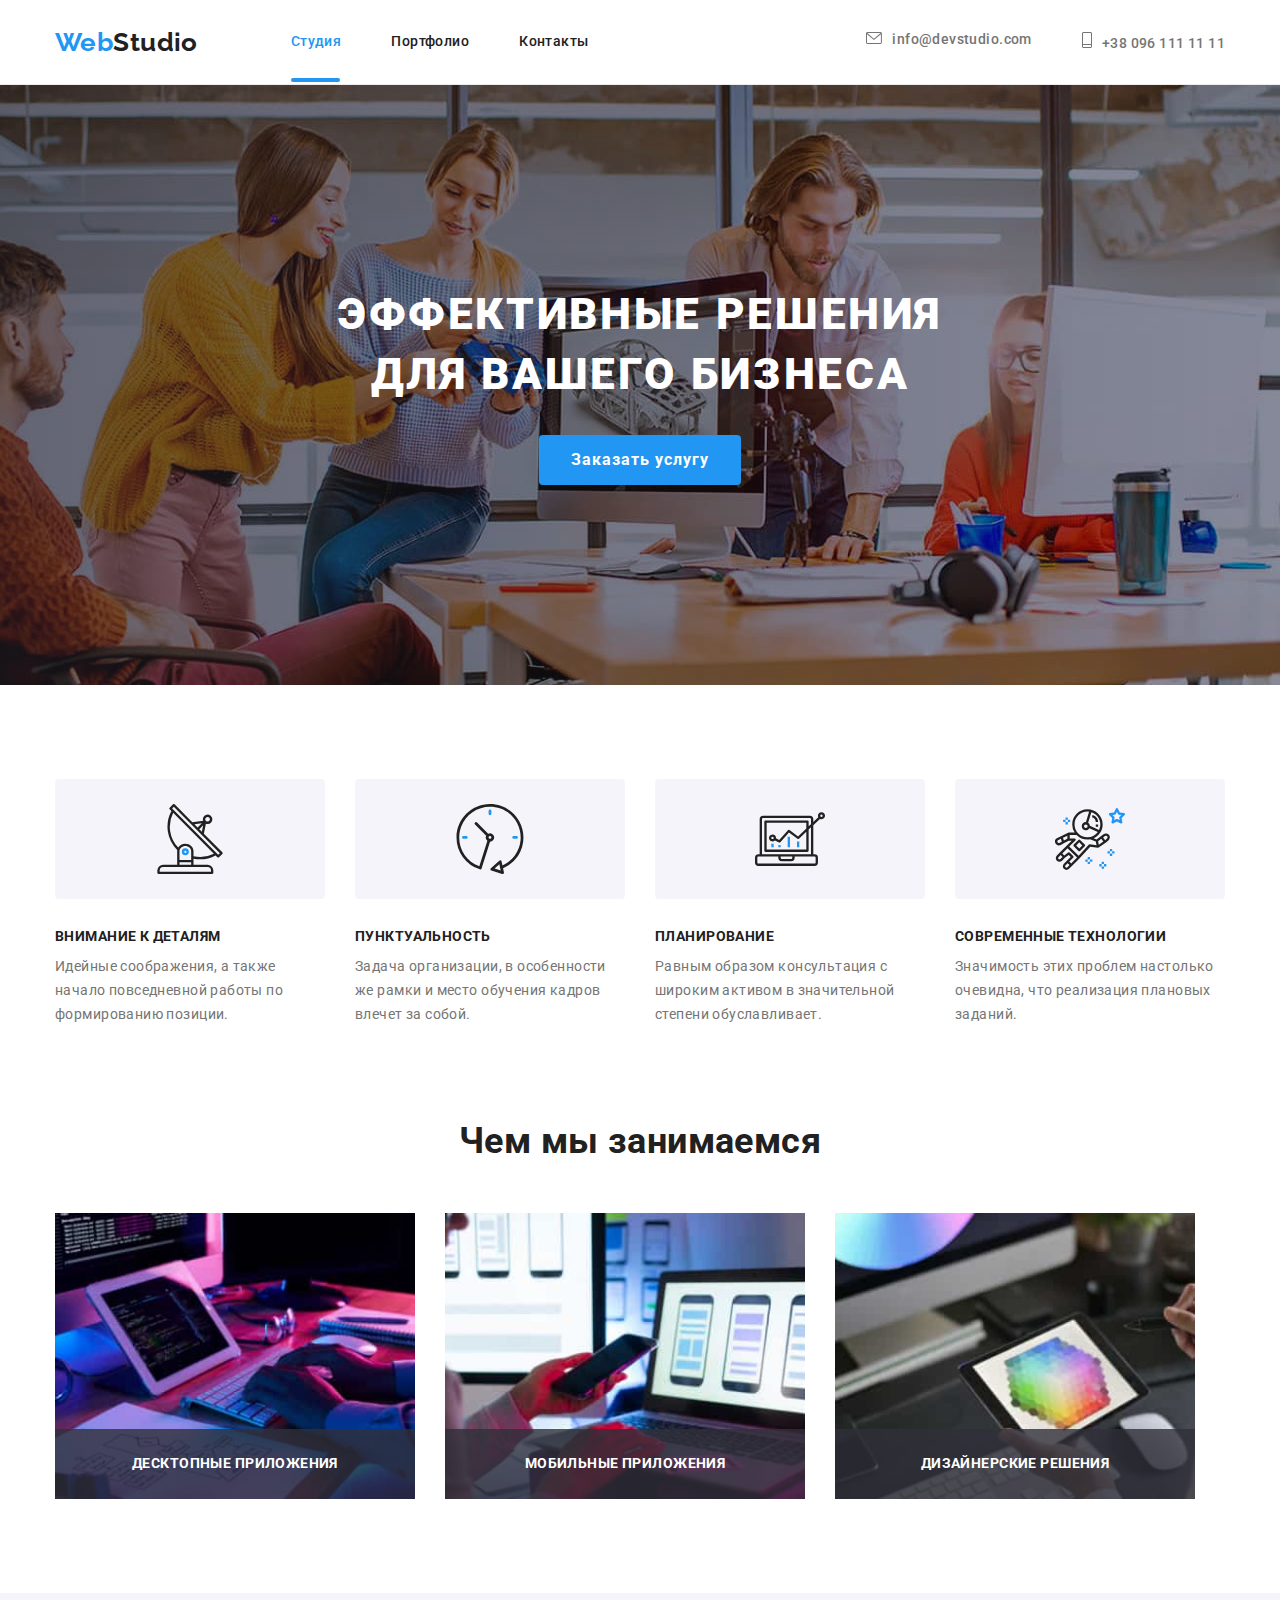
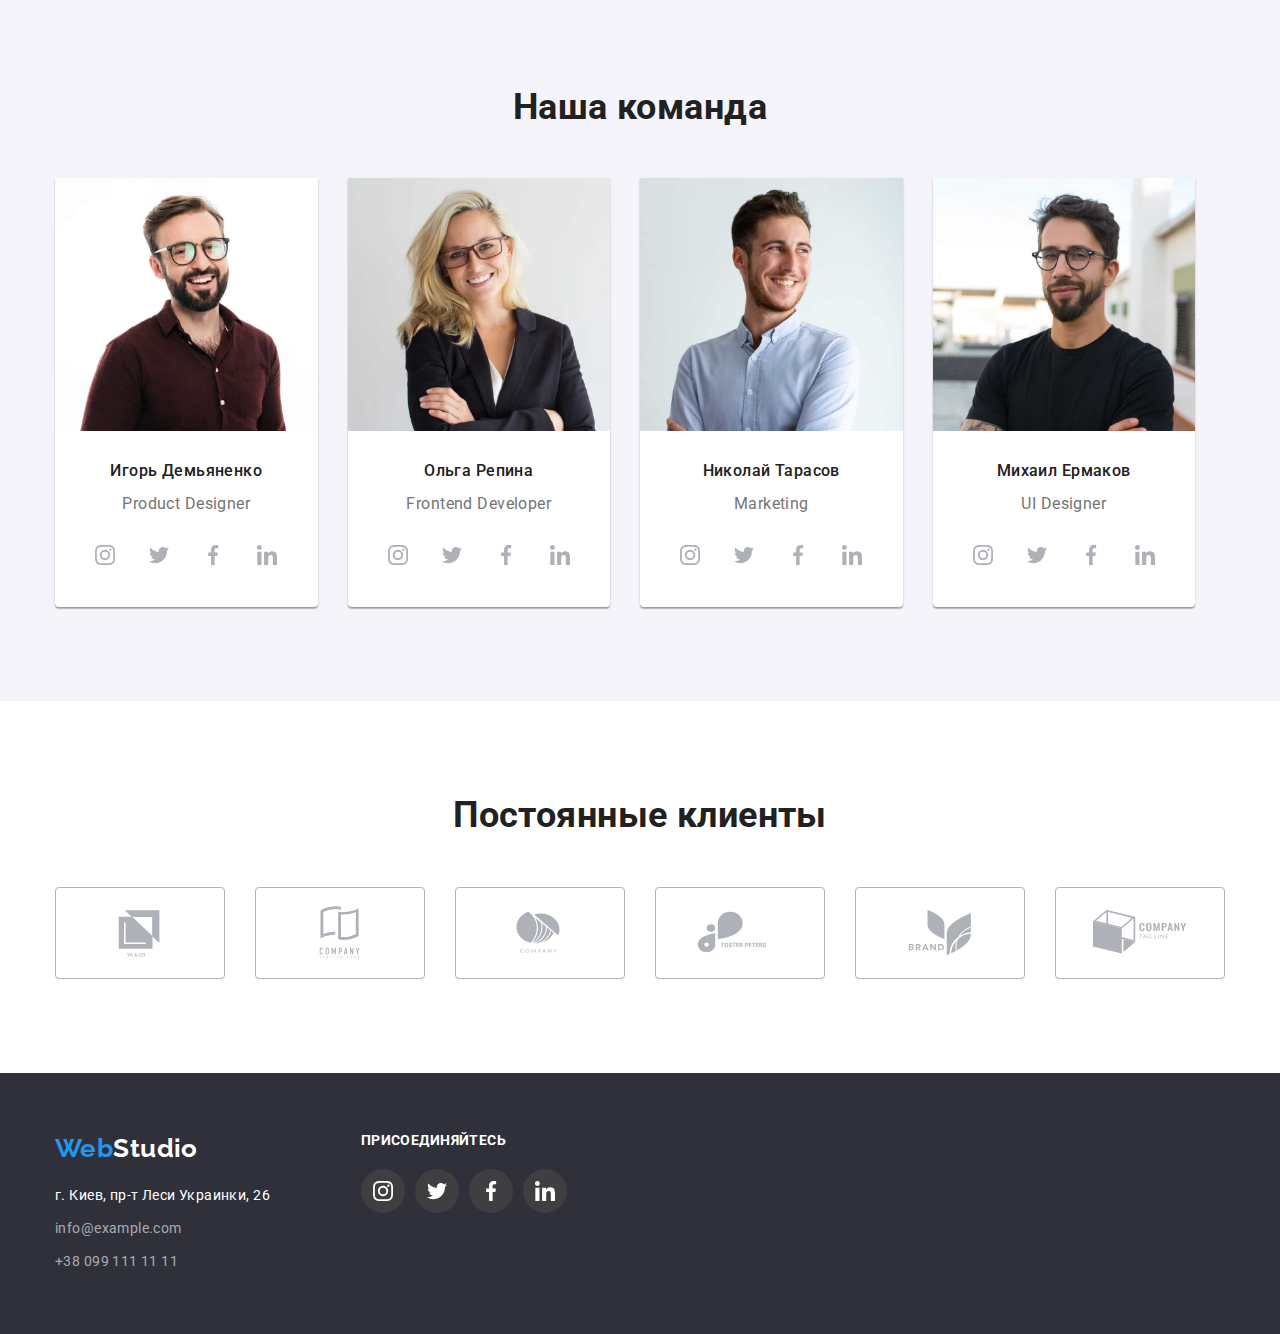
<file: index.html>
<!DOCTYPE html>
<html lang="ru">
<head>
    <meta charset="UTF-8">
    <meta http-equiv="X-UA-Compatible" content="IE=edge">
    <meta name="viewport" content="width=device-width, initial-scale=1.0">
    <title>Студия</title>
    <link href="https://fonts.googleapis.com/css2?family=Raleway:wght@700&family=Roboto:wght@400;500;700;900&display=swap"
      rel="stylesheet"
    />
    <link rel="stylesheet" href="https://cdnjs.cloudflare.com/ajax/libs/modern-normalize/1.1.0/modern-normalize.min.css">
    <link rel="stylesheet" href="css/style.css">
</head>
<body>
    <header class="line-header" >
        <div class="conteiner nav-header">
            <nav class="nav studio">
                <a class="logo" href="#"> 
                    <span class="web">Web</span><span class="studio">Studio</span>
                </a>
                <ul class="nav-line">
                    <li class="nav-list"> 
                        <a href="#" class="nav-button current "> Студия </a>
                    </li>
                    <li class="nav-list">
                        <a href="./portfolio.html" class="nav-button">Портфолио</a>
                    </li>
                    <li class="nav-list"> 
                        <a href="#" class="nav-button">Контакты</a>
                    </li>
                </ul>
            </nav>
                <ul class="nav-item">
                    <li class="nav-list"> 
                        <a class="nav-button " href="mailto:info@devstudio.com" > 
                            <svg class="icon-envelope"  width="16px" height="12px" aria-hidden="true"> 
                                <use href="./images/icon.svg#icon-envelope"> </use> 
                               </svg>info@devstudio.com
                        </a>
                    </li>
                    <li class="nav-list"> 
                        <a class="nav-button" href="tel:+380961111111"> 
                           <svg class="icon-envelope"  width="10px" height="16px" aria-hidden="true"> 
                             <use href="./images/icon.svg#icon-smartphone"> </use> 
                            </svg>+38 096 111 11 11
                        </a>
                    </li>
                </ul>
        </div> 
        
         
        </header>
        <main>
        <section class=" section header-color">
           <div class="">
            <h1 class="header">Эффективные решения для вашего бизнеса</h1>
            <button  type="button" class="header-button " data-modal-open>Заказать услугу</button>
           
           </div>
           
       
        </section>
    
        <section class="section hide-item">
            <div class="conteiner ">
                <h2 class="hide">Особенности</h2>
                <ul class="feature">
                    <li class="feature-blok" >
                        <div class="feature-item">
                            <svg  width="70px" height="70px" aria-label="antena">
                                <use href="./images/icon.svg#icon-antenna"> </use>
                            </svg>
                        </div>
                        <h3 class="title" >Внимание к деталям</h3>
                        <p class="paragraph">Идейные соображения, а также начало повседневной работы по формированию позиции.</p>
                    </li>
                    <li class="feature-blok">
                        <div class="feature-item">
                            <svg  width="70px" height="70px" aria-label="clock">
                                <use href="./images/icon.svg#icon-clock"> </use>
                            </svg>
                        </div>
                        <h3 class="title">Пунктуальность</h3>
                        <p class="paragraph">Задача организации, в особенности же рамки и место обучения кадров влечет за собой.</p>
                    </li>
                    <li class="feature-blok">
                        <div class="feature-item">
                            <svg  width="70px" height="70px" aria-label="diagram">
                                <use href="./images/icon.svg#icon-diagram"> </use>
                            </svg>
                        </div>
                        <h3 class="title">Планирование</h3>
                        <p class="paragraph">Равным образом консультация с широким активом в значительной степени обуславливает.</p>
                    </li>
                    <li class="feature-blok" >
                        <div class="feature-item">
                            <svg  width="70px" height="70px" aria-label="astronaut">
                                <use href="./images/icon.svg#icon-astronaut"> </use>
                            </svg>
                        </div>
                        <h3 class="title">Современные технологии</h3>
                        <p class="paragraph">Значимость этих проблем настолько очевидна, что реализация плановых заданий.</p>
                    </li>
                </ul>
            </div>
        
        </section>
    
    
        <section class="section">
            <div class="conteiner">
                <h2 class="title-studio">Чем мы занимаемся</h2>
            <ul class="title-img">
                <li class="work-studio"> 
                    <img src="./images/studio/box_1.jpg" alt="Создаем программный продукт" width="370">
                    <div class="line-studio">
                        <h3> Десктопные приложения</h3>
                    </div>
                 </li>
                <li class="work-studio"> 
                    <img src="./images/studio/box_2.jpg" alt="Работа во всех типах устройств" width="370">
                    <div class="line-studio">
                        <h3>Мобильные приложения</h3>
                    </div>
                </li>
                <li class="work-studio"> 
                    <img src="./images/studio/box_3.jpg" alt="Работаем над цветокоррекцией" width="370">
                    <div class="line-studio">
                        <h3>Дизайнерские решения</h3>
                    </div>
                </li>
            </ul>
            </div>
        </section>
    
    
        <section class=" section team">
            <div class="conteiner team">
                <h2 class="title-work">Наша команда</h2>
                  <ul class="work-team">
                   <li class="work-people"> 
                    <img src="./images/studio/img_1.jpg" alt="Игорь Демьяненко" width="270"> 
                    <div class="img-people">
                        <h3 class="img-work">Игорь Демьяненко</h3>
                         <p class="paragraph">Product Designer</p>
                         <ul class="icon-centen">
                            <li class="team-blok" > 
                                <a class="work-card" href="#" >
                                    <svg  width="20px" height="20px" aria-label="instagram"> 
                                        <use href="./images/icon.svg#icon-instagram"> </use>
                                    </svg>
                                </a>
                            </li>
                            <li class="team-blok"> 
                                <a class="work-card" href="">
                                    <svg width="20px" height="20px" aria-label="twitter"> 
                                        <use href="./images/icon.svg#icon-twitter"> </use>
                                    </svg>
                                </a>
                            </li>
                            <li class="team-blok" >
                                 <a class="work-card" href="#" aria-label="facebbok">
                                    <svg   width="20px" height="20px"> 
                                        <use href="./images/icon.svg#icon-facebook"> </use>
                                     </svg>
                                 </a>
                            </li>
                            <li class="team-blok"> 
                                <a class="work-card" href="#">
                                    <svg   width="20px" height="20px" aria-label="linkedin"> 
                                        <use href="./images/icon.svg#icon-linkedin"> </use>
                                     </svg>
                                </a>
                            </li>
                        </ul>
                    </div>
                   </li>
                    
                <li class="work-people"> 
                    <img src="./images/studio/img_2.jpg" alt="Ольга Репина" width="270"> 
                    <div  class="img-people"> 
                        <h3 class="img-work">Ольга Репина</h3> 
                        <p class="paragraph">Frontend Developer</p>
                        <ul class="icon-centen">
                            <li class="team-blok" > 
                                <a class="work-card" href="#">
                                    <svg   width="20px" height="20px" aria-label="instagram"> 
                                        <use href="./images/icon.svg#icon-instagram"> </use>
                                    </svg>
                                </a>
                            </li>
                            <li class="team-blok" > 
                                <a class="work-card" href="#">
                                    <svg   width="20px" height="20px" aria-label="twitter"> 
                                        <use href="./images/icon.svg#icon-twitter"> </use>
                                    </svg>
                                </a>
                            </li>
                            <li class="team-blok"> 
                               <a class="work-card" href="">
                                   <svg   width="20px" height="20px" aria-label="facebbok"> 
                                    <use href="./images/icon.svg#icon-facebook"> </use>
                                   </svg>
                               </a>
                            </li>
                            <li class="team-blok" > 
                                <a class="work-card" href="#">
                                    <svg   width="20px" height="20px" aria-label="linkedin"> 
                                        <use href="./images/icon.svg#icon-linkedin"> </use>
                                    </svg>
                                </a>
                            </li>
                        </ul>
                    </div>
                </li>
                    
                <li class="work-people"> <img src="./images/studio/img_3.jpg" alt="Николай Тарасов" width="270"> 
                    <div class="img-people"> 
                        <h3 class="img-work">Николай Тарасов</h3> 
                        <p class="paragraph">Marketing</p>
                        <ul class="icon-centen">
                            <li class="team-blok"> 
                                <a class="work-card" href="#">
                                    <svg   width="20px" height="20px" aria-label="instagram"> 
                                        <use href="./images/icon.svg#icon-instagram"> </use>
                                    </svg>
                                </a>
                            </li>
                            <li class="team-blok"> 
                               <a class="work-card" href="#">
                                   <svg   width="20px" height="20px" aria-label="twitter">
                                     <use href="./images/icon.svg#icon-twitter"> </use>
                                   </svg>
                               </a>
                                </li>
                            <li class="team-blok"> 
                                <a class="work-card" href="#">
                                    <svg   width="20px" height="20px" aria-label="facebbok"> 
                                        <use href="./images/icon.svg#icon-facebook"> </use>
                                    </svg>
                                </a>
                            </li>
                            <li class="team-blok" > 
                                <a class="work-card" href="#">
                                    <svg   width="20px" height="20px" aria-label="linkedin"> 
                                        <use href="./images/icon.svg#icon-linkedin"> </use>
                                    </svg>
                                </a>
                            </li>
                        </ul>
                    </div>
                </li>
                    
                <li class="work-people"> 
                    <img src="./images/studio/img_4.jpg" alt="Михаил Ермаков" width="270"> 
                    <div class="img-people"> 
                        <h3 class="img-work">Михаил Ермаков</h3> 
                        <p class="paragraph">UI Designer</p>
                        <ul class="icon-centen">
                            <li class="team-blok" > 
                                <a class="work-card" href="">
                                    <svg   width="20px" height="20px" aria-label="instagram"> 
                                        <use href="./images/icon.svg#icon-instagram"> </use>
                                    </svg>
                                </a>
                            </li>
                            <li class="team-blok"> 
                                <a class="work-card" href="#">
                                    <svg   width="20px" height="20px" aria-label="twitter"> 
                                        <use href="./images/icon.svg#icon-twitter"> </use>
                                    </svg>
                                </a>
                            </li>
                            <li class="team-blok"> 
                                <a class="work-card" href="#">
                                    <svg   width="20px" height="20px" aria-label="facebbok"> 
                                        <use href="./images/icon.svg#icon-facebook"> </use>
                                    </svg>
                                </a>
                            </li>
                            <li class="team-blok"> 
                                <a class="work-card" href="#">
                                    <svg   width="20px" height="20px" aria-label="linkedin"> 
                                        <use href="./images/icon.svg#icon-linkedin"> </use>
                                    </svg>
                                </a>
                            </li>
                        </ul>
                    </div>
                </li>
                   
            </ul>
            </div>
        </section>
        <section class="section">
            <div class="conteiner">
                <h2 class="title-work"> Постоянные клиенты</h2>
            <ul class="icon-company">
                <li > 
                    <a class="icon-yaco" href="#" > 
                        <svg  width="106px" height="60px" aria-label="company-yaco"> 
                            <use href="./images/icon.svg#icon-logo" width="106px" height="60px"> </use>
                        </svg>
                    </a>
                </li>
                <li > 
                    <a class="icon-yaco" href="#" > 
                        <svg  width="106px" height="60px"> 
                            <use href="./images/icon.svg#icon-logo-1" width="106px" height="60px"> </use>
                        </svg>
                    </a>
                </li>
                <li > 
                    <a class="icon-yaco" href="#" > 
                        <svg  width="106px" height="60px"> 
                           <use href="./images/icon.svg#icon-logo-2" width="106px" height="60px"> </use>
                        </svg>
                    </a>
                </li>
                <li > 
                    <a class="icon-yaco" href="#" > 
                        <svg  width="106px" height="60px"> 
                            <use href="./images/icon.svg#icon-logo-3" width="106px" height="60px"> </use>
                        </svg>
                    </a>
                </li>
                <li > 
                    <a class="icon-yaco" href="#" >
                         <svg  width="106px" height="60px"> 
                            <use href="./images/icon.svg#icon-logo-4" width="106px" height="60px"> </use>
                         </svg>
                    </a>
                </li>
                <li > 
                    <a class="icon-yaco" href="#" > 
                        <svg  width="106px" height="60px"> 
                            <use href="./images/icon.svg#icon-logo-5" width="106px" height="60px"> </use>
                        </svg>
                    </a>
                </li>
            </ul>
            </div>
        </section>
        
    
    </main>
    
        <footer class="  footer ">
            <div class=" conteiner icon ">
                <div class="footer-center">
                    <a href="#" class="logo"><span class="web">Web</span>Studio</a>
                    <address class="fooret-address">
                      <ul>
                         <li class="footer-item"> 
                            <a class="footer-button" href="https://goo.gl/maps/piqngm7oDQpEDh6u6" target="_blank" rel="noopener nofollow noreferrer">г. Киев, пр-т Леси Украинки, 26</a>
                        </li>
                         <li class="footer-item"> 
                            <a class="footer-button connect" href="mailto:info@devstudio.com">info@example.com</a>
                        </li>
                         <li class="footer-item"> 
                            <a class="footer-button connect" href="tel:+380991111111">+38 099 111 11 11</a> 
                        </li>
                       </ul>
                   </address>
                </div>
                <div class="join">
                  <h2> присоединяйтесь</h2>
                  <ul class="icon-centen">
                     <li > 
                        <a class="work-join" href="#">
                            <svg   width="20px" height="20px" aria-label="instagram"> 
                                <use href="./images/icon.svg#icon-instagram"> </use>
                            </svg>
                        </a>
                      </li>
                     <li > 
                        <a class="work-join" href="#">
                            <svg   width="20px" height="20px"> 
                                <use href="./images/icon.svg#icon-twitter"> </use>
                            </svg>
                        </a>
                    </li>
                     <li > 
                        <a class="work-join" href="#">
                            <svg   width="20px" height="20px"> 
                                <use href="./images/icon.svg#icon-facebook"> </use>
                            </svg>
                        </a>
                    </li>
                     <li > 
                        <a class="work-join" href="#">
                            <svg   width="20px" height="20px"> 
                                <use href="./images/icon.svg#icon-linkedin"> </use>
                            </svg>
                        </a>
                    </li>
                  </ul>
                </div>
            </div>
               
        </footer>
        <div class="backdrop is-hidden" data-modal>
            <div class="modal">
                <button  type="button" class="button-modal " data-modal-close>
                    <svg   width="11px" height="11px"> 
                        <use href="./images/icon.svg#icon-close-black"> </use>
                    </svg>
                </button>
            </div>
        </div>
        <script src="./js/model.js"></script>
    
</body>
</html>
</file>
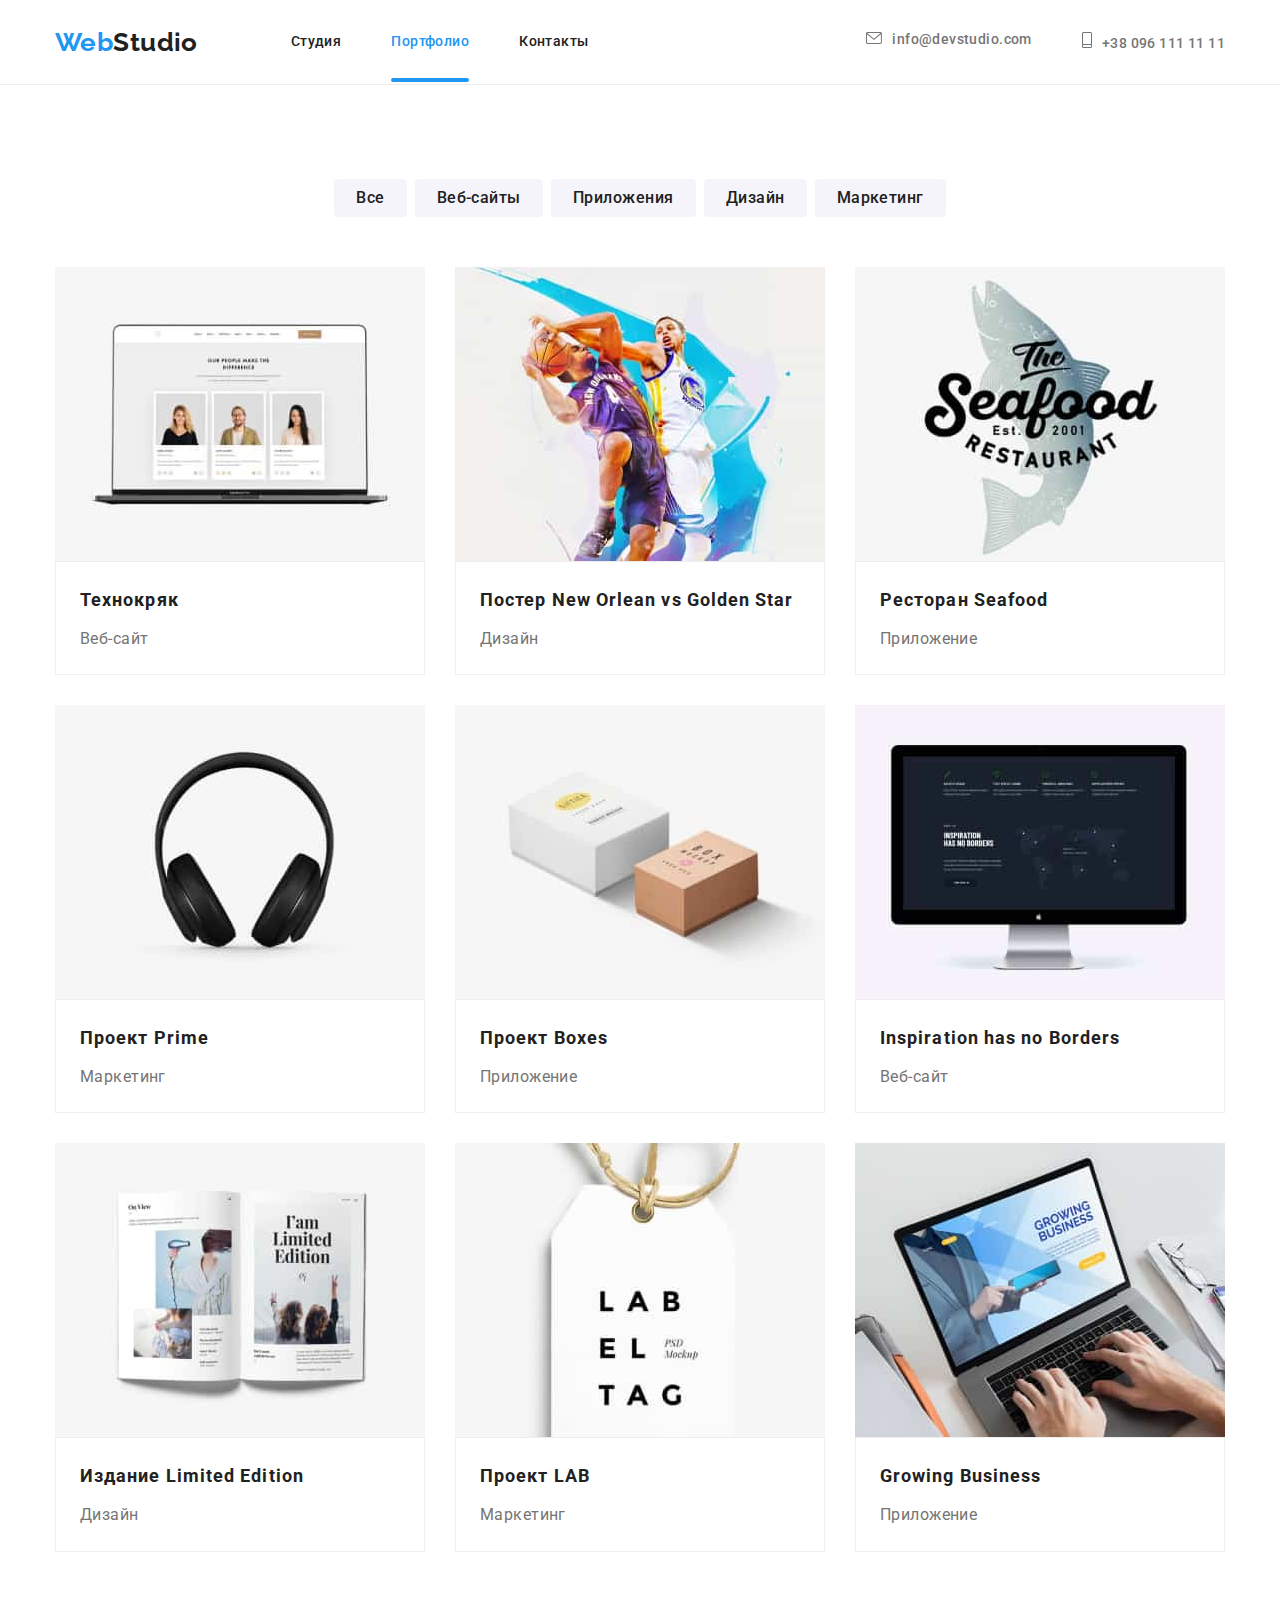
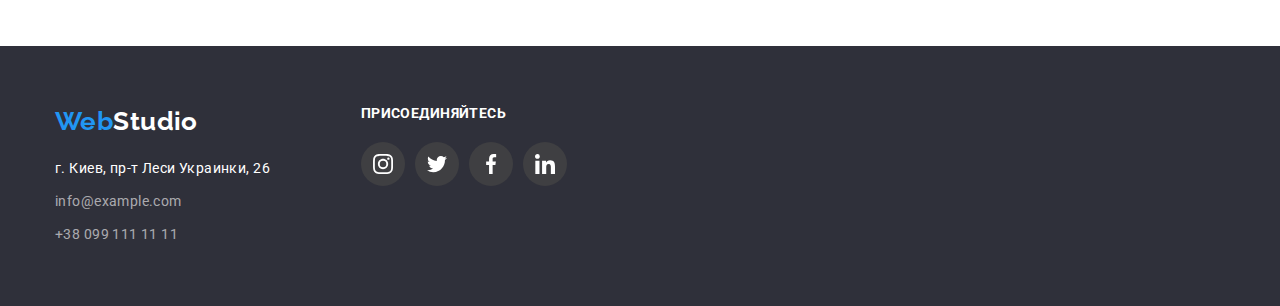
<file: portfolio.html>
<!DOCTYPE html>
<html lang="ru">
<head>
    <meta charset="UTF-8">
    <meta http-equiv="X-UA-Compatible" content="IE=edge">
    <meta name="viewport" content="width=device-width, initial-scale=1.0">
    <title>Портфолио</title>
    <link href="https://fonts.googleapis.com/css2?family=Raleway:wght@700&family=Roboto:wght@400;500;700;900&display=swap"
      rel="stylesheet"
    />
    <link rel="stylesheet" href="https://cdnjs.cloudflare.com/ajax/libs/modern-normalize/1.1.0/modern-normalize.min.css">
    <link rel="stylesheet" href="css/style.css">
</head>
<body>
    <header class="line-header" >
        <div class="conteiner nav-header">
            <nav class="nav portfoli">
                <a class="logo" href="#"><span class="web">Web</span><span class="studio">Studio</span></a>
                <ul class="nav-line">
                    <li class="nav-list">
                        <a class="nav-button" href="./index.html">Студия</a>
                    </li>
                    <li class="nav-list">
                        <a class="nav-button current" href="#">Портфолио</a>
                    </li>
                    <li class="nav-list">
                        <a class="nav-button" href="#">Контакты</a>
                    </li>
                </ul>
            </nav>
            <ul class="nav-item">
                <li class="nav-list"> 
                    <a class="nav-button " href="mailto:info@devstudio.com" > 
                        <svg class="icon-envelope"  width="16px" height="12px" aria-hidden="true"> 
                            <use href="./images/icon.svg#icon-envelope"> </use> 
                        </svg>info@devstudio.com
                    </a>
                </li>
                <li class="nav-list"> 
                    <a class="nav-button" href="tel:+380961111111"> 
                       <svg  class="icon-envelope" width="10px" height="16px" aria-hidden="true"> 
                          <use href="./images/icon.svg#icon-smartphone"> </use> 
                        </svg>+38 096 111 11 11
                    </a>
                </li>
            </ul>
        </div>
    </header>
    <main>
        <section class="section work">
            <div class="conteiner">
                <h1 class="hide"> Примери работ</h1>
            <ul class="portfolio-item">
                <li class="portfolio-line"> 
                    <button type="button" class="portfolio-button "> Все </button>  
                </li>
                <li class="portfolio-line"> 
                    <button type="button" class="portfolio-button "> Веб-сайты </button>  
                </li>
                <li class="portfolio-line"> 
                    <button type="button" class="portfolio-button "> Приложения </button>  
                </li>
                <li class="portfolio-line"> 
                    <button type="button" class="portfolio-button "> Дизайн </button>  
                </li>
                <li class="portfolio-line"> 
                    <button type="button" class="portfolio-button "> Маркетинг </button> 
                </li>
            </ul> 
            <ul class="portfolio">
                <li class="portfolio-work"> 
                        <div class="box">
                            <div class="box-modal">
                                <img  src="./images/portfolio/img_4.jpg" alt="Веб-сайт"> 
                                <div class="box-overley" >
                                        <p > Ресурс предлагает комплексные предложения с разным уровнем функционала и сервисов. 
                                            Все это позволит посетителю получить исчерпывающие сведения о компании или частном лице.</p>
                                    
                                </div>
                            </div>
                            <div class="portfolio-people">  
                                <h2 class="img-portfolio">Технокряк</h2>
                                <p class="paragraph">Веб-сайт</p>
                             </div>
                          
                        </div>
                </li>
                <li class="portfolio-work"> 
                    <div class="box">
                        <div class="box-modal">
                            <img src="./images/portfolio/img_5.jpg" alt="Дизайн"> 
                            <div class="box-overley" >
                               <p > Ресурс предлагает комплексные предложения с разным уровнем функционала и сервисов. 
                                Все это позволит посетителю получить исчерпывающие сведения о компании или частном лице.</p>
                    
                            </div>
                        </div>
                        <div class="portfolio-people"> 
                            <h2 class="img-portfolio">Постер New Orlean vs Golden Star</h2> 
                            <p class="paragraph">Дизайн</p>
                        </div> 
                    </div>
                   
                </li>
                <li class="portfolio-work"> 
                    <div class="box">
                        <div class="box-modal">
                            <img src="./images/portfolio/img_6.jpg" alt="Приложение">
                            <div class="box-overley" >
                               <p > Ресурс предлагает комплексные предложения с разным уровнем функционала и сервисов. 
                               Все это позволит посетителю получить исчерпывающие сведения о компании или частном лице.</p>
                 
                            </div> 
                        </div>
                        <div class="portfolio-people"> 
                           <h2 class="img-portfolio">Ресторан Seafood</h2> 
                           <p class="paragraph">Приложение</p>
                        </div>
                    </div>
                    
                </li>
                <li class="portfolio-work"> 
                    <div class="box">
                        <div class="box-modal">
                            <img src="./images/portfolio/img_7.jpg" alt="Маркетинг"> 
                            <div class="box-overley" >
                                <p > Ресурс предлагает комплексные предложения с разным уровнем функционала и сервисов. 
                                 Все это позволит посетителю получить исчерпывающие сведения о компании или частном лице.</p>
                 
                            </div>
                        </div>
                        <div class="portfolio-people"> <h2 class="img-portfolio">Проект Prime</h2> 
                            <p class="paragraph">Маркетинг</p>
                        </div> 
                    </div>
                    
                </li>
                <li class="portfolio-work"> 
                    <div class="box">
                        <div class="box-modal">
                            <img src="./images/portfolio/img_8.jpg" alt="Приложение"> 
                             <div class="box-overley" >
                                <p > Ресурс предлагает комплексные предложения с разным уровнем функционала и сервисов. 
                                 Все это позволит посетителю получить исчерпывающие сведения о компании или частном лице.</p>
              
                            </div>
                        </div>
                        <div class="portfolio-people"> <h2 class="img-portfolio">Проект Boxes</h2>
                            <p class="paragraph">Приложение</p>
                        </div>
                    </div>
                    </li>
                <li class="portfolio-work"> 
                    <div class="box">
                        <div class="box-modal">
                            <img src="./images/portfolio/img_9.jpg" alt="Веб-сай">
                            <div class="box-overley" >
                               <p > Ресурс предлагает комплексные предложения с разным уровнем функционала и сервисов. 
                                Все это позволит посетителю получить исчерпывающие сведения о компании или частном лице.</p>
              
                            </div> 
                        </div>
                        <div class="portfolio-people"> 
                            <h2 class="img-portfolio">Inspiration has no Borders</h2> 
                            <p class="paragraph">Веб-сайт</p>
                        </div>
                    </div>
                </li>
                <li class="portfolio-work"> 
                   <div class="box">
                    <div class="box-modal">
                        <img src="./images/portfolio/img_10.jpg" alt="Дизайн">
                        <div class="box-overley" >
                           <p > Ресурс предлагает комплексные предложения с разным уровнем функционала и сервисов. 
                            Все это позволит посетителю получить исчерпывающие сведения о компании или частном лице.</p>
         
                        </div> 
                    </div >
                   <div class="portfolio-people"> 
                       <h2 class="img-portfolio">Издание Limited Edition</h2> 
                       <p class="paragraph">Дизайн</p>
                   </div>
                   </div>
                </li>
                <li class="portfolio-work"> 
                   <div class="box">
                    <div class="box-modal">
                        <img src="./images/portfolio/img_11.jpg" alt="Маркетинг">
                        <div class="box-overley" >
                            <p > Ресурс предлагает комплексные предложения с разным уровнем функционала и сервисов. 
                             Все это позволит посетителю получить исчерпывающие сведения о компании или частном лице.</p>
          
                        </div>
                    </div> 
                    <div class="portfolio-people"> 
                        <h2 class="img-portfolio">Проект LAB</h2> 
                        <p class="paragraph">Маркетинг</p>
                    </div>
                   </div>
                </li>
                <li class="portfolio-work">
                     <div class="box">
                        <div class="box-modal">
                            <img src="./images/portfolio/img_12.jpg" alt="Приложение"> 
                            <div class="box-overley" >
                               <p > Ресурс предлагает комплексные предложения с разным уровнем функционала и сервисов. 
                               Все это позволит посетителю получить исчерпывающие сведения о компании или частном лице.</p>
          
                            </div>
                        </div>
                    <div class="portfolio-people"> 
                        <h2 class="img-portfolio">Growing Business</h2> 
                        <p class="paragraph">Приложение</p>
                    </div>
                     </div>
                </li>
            </ul>
            </div>
        </section>
    
    </main>
    <footer class="  footer ">
        <div class=" conteiner icon ">
            <div class="footer-center">
                <a href="#" class="logo"><span class="web">Web</span>Studio</a>
                <address class="fooret-address">
                  <ul>
                     <li class="footer-item"> 
                        <a class="footer-button" href="https://goo.gl/maps/piqngm7oDQpEDh6u6" target="_blank" rel="noopener nofollow noreferrer">г. Киев, пр-т Леси Украинки, 26</a>
                    </li>
                     <li class="footer-item"> 
                        <a class="footer-button connect" href="mailto:info@devstudio.com">info@example.com</a>
                    </li>
                     <li class="footer-item"> 
                        <a class="footer-button connect" href="tel:+380991111111">+38 099 111 11 11</a> 
                    </li>
                   </ul>
               </address>
            </div>
            <div class="join">
              <h2> присоединяйтесь</h2>
              <ul class="icon-centen">
                 <li > 
                    <a class="work-join" href="#">
                        <svg   width="20px" height="20px"> 
                            <use href="./images/icon.svg#icon-instagram"> </use>
                        </svg>
                    </a>
                  </li>
                 <li class="icon-socnetwork"> 
                    <a class="work-join" href="#">
                        <svg   width="20px" height="20px"> 
                            <use href="./images/icon.svg#icon-twitter"> </use>
                        </svg>
                    </a>
                </li>
                 <li class="icon-socnetwork"> 
                    <a class="work-join" href="#">
                        <svg   width="20px" height="20px"> 
                            <use href="./images/icon.svg#icon-facebook"> </use>
                        </svg>
                    </a>
                </li>
                 <li class="icon-socnetwork"> 
                    <a class="work-join" href="#">
                        <svg   width="20px" height="20px"> 
                            <use href="./images/icon.svg#icon-linkedin"> </use>
                        </svg>
                    </a>
                </li>
              </ul>
            </div>
        </div>
           
    </footer>


</body>
</html>
</file>
<file: css/style.css>
/*color: #212121;*/
/*color: #757575;*/
/*color: #2196F3;*/
/* bragraund #E5E5E5 */
/*  color secstion #F5F4FA */


:root {
    --main-color: #212121;
    --paragraph-color: #757575; 
    --changes-color: #2196F3;
    --fon-color: #FFFFFF;
}
body {
     
     color:var(--main-color); 
     font-family: Roboto,sans-serif;
     font-size: 14px;
     letter-spacing: 0.03em;
    }
    a {
        color: inherit; 
    }
    ul {
        list-style: none;
        padding: 0px;
        
    }
    h1,h2,h3,p,ul {
        margin: 0;
    }
    img {
        display: block;
        max-width: 100%;
        height: auto;
    }
    
    .conteiner {
        max-width: 1200px; 
        margin: 0 auto;
        padding: 0 15px;
    }
    .section {
        padding-bottom: 94px;
    }
    .line-header{
        border-bottom: 1px solid #ECECEC;
        
    }
    
    
    .header {
        width: 696px;
        margin-right: auto;
         margin-left:auto;
        text-align: center;
        
    }
     
     .nav-line{
        display: flex;
        position: relative;
}
.nav-item .nav-list + .nav-list{
    margin-left: 50px;
} 
    .nav-line  .nav-list{
        margin-right: 50px;
       
    } 
    .nav-line  :last-child{
        margin-right: 0px;
    }
    .nav-item {
        display: flex;
        color:var(--paragraph-color);
    }
    .nav-list{
        display: flex;
       
    }
    .logo {
        color:var(--fon-color);
        font-family: Raleway,sans-serif;
        font-size: 26px;
        font-weight: 700;
        line-height: 1.19;
        margin-right: 93px;
      
    }
    .studio {
        color:var(--main-color);
    }
    .web {
        color:var(--changes-color);
    }
  address {
    font-style: normal;
  }
  h1 {
    color: var(--fon-color);
    font-family:Roboto, sans-serif ;
    font-size: 44px;
    font-weight: 900;
    line-height: 1.36;
    letter-spacing: 0.06em;
    
    text-transform: uppercase;
    
  }
  button{
    background-color:var(--changes-color);
    color: var(--fon-color);
    font-family: Roboto,sans-serif;
    font-size: 16px;
    font-weight: 700;
    line-height: 1.9;
    letter-spacing: 0.06em;
    border: none;
    
    text-align: center;
  }
 a {
    padding: 0;
    border: 0;
    text-decoration: none;
 }
 .nav-header {
    display: flex;
    justify-content: space-between;
 }
  .nav {
    display: flex; 
    align-items: center;
  }
  
 .nav-button {
    display: block;
    padding-top: 32px;
    padding-bottom: 32px;
    
    font-weight: 500;
    line-height: 1.14;
    fill: var(--paragraph-color);
    transition: color 500ms cubic-bezier(0.4, 0, 0.2, 1), fill 500ms cubic-bezier(0.4, 0, 0.2, 1);
 }
 
  .nav .current{
    color:var(--changes-color);
    

 } 
 
    .nav-button:hover,
    .nav-button:focus{
         color:var(--changes-color); 
         fill: var(--changes-color);
    }

  .nav.studio .current::before
 {
    position: absolute;
    display: inline-block;
    content: "";
    left: 0 ;
    bottom: 0;
    width: 49px;
    height: 4px;
    border-radius: 2px;
    background-color:var(--changes-color);

} 
.nav.portfoli .current::before
{
   position: absolute;
   display: inline-block;
   content: "";
   right: 40%; ;
   bottom: 0;
   width: 78px;
   height: 4px;
   border-radius: 2px;
   background-color: var(--changes-color);
} 

   
    .icon-envelope{
        margin-right: 10px;
    }

    .conteiner.item {
        margin-top: 94px;
    } 
    .hide {
        position: absolute;
        width: 1px;
        height: 1px;
        margin: -1px;
        border: 0;
        padding: 0;
        
        white-space: nowrap;
        clip-path: inset(100%);
        clip: rect(0 0 0 0);
        overflow: hidden;
      }
    .header-color{
        background: #2F303A;
        background-image: linear-gradient(to right, rgba(47, 48, 58, 0.4), rgba(47, 48, 58, 0.0)), url(../images/studio/Img_13.jpg);
        
        background-repeat: no-repeat;
        background-size: cover;
        background-position: center;
        
        

        max-width: 1600px;
        
        margin-left:auto;
        margin-right: auto;
       
    }
    .section.header-color {
        padding-top: 200px;
        padding-bottom: 200px;
    }
    
    .header-button{
        display: block; 
         text-align: center;
         text-decoration: none;
         
         padding: 10px 32px;
        border-radius: 4px;
        margin: 0px auto;
        margin-top: 30px;
      cursor: pointer;
    }
    .header-button:hover,
    .header-button:focus{
       background-color: #188CE8;
       
    }
    .section.hide-item {

    padding-top: 94px;
        
    } 
    .feature{
        display: flex;
        justify-content: space-between;
    }
    .feature-blok{
        margin-right: 30px;
    }
    .feature-blok:last-child{
        margin-right: 0px;
    }
    
    .feature-item {
        display: flex; 
        height: 120px;
        width: 270px;
        margin-bottom: 30px;
        justify-content: center;
        align-items: center;
        background: #F5F4FA;
        border-radius: 4px;
    }
    
    .icon-antena {
       
        padding: 25px 100px;
        margin-bottom: 30px;
        
        background-color: #F5F4FA;
        
    }

    
    .title {
        font-size: 14px;
        font-weight: 700;
        line-height: 1.14;
        text-transform: uppercase;

        margin-bottom: 10px;
    }
    .feature p{
        font-size: 14px;
    }
    

    .title-work {
        font-size: 36px;
        font-weight: 700;
        line-height: 1.16;
        margin: auto;
        text-align: center;
        padding-top: 94px;

    }
    
    .work-studio {
        margin-right: 30px;
        position: relative;
    }
    .title-studio{
        font-size: 36px;
        font-weight: 700;
        line-height: 1.16;
        margin: auto;
        text-align: center;  
    }
    .work-studio h3 {
        color: var(--fon-color);
        font-size: 14px;
        line-height: 1.14;
}
    .title-img{
        display: flex;
        margin-top: 50px;
    }
    .line-studio{
        position: absolute;
        width: 100%;
        height: 70px;
        left: 0;
        bottom: 0;
        padding-top: 27px;
        text-align: center;
        text-transform: uppercase;
        background-color: rgba(47, 48, 58, 0.8);
    }
    .work-team{
        display: flex;
        justify-content: space-between;
        margin-top: 50px;
       
    }
    .work-people{
        margin-right: 30px;
        text-align: center;
        background-color: var(--fon-color);
        box-shadow: 0px 1px 3px rgba(0, 0, 0, 0.12), 0px 1px 1px rgba(0, 0, 0, 0.14), 0px 2px 1px rgba(0, 0, 0, 0.2);
        border-radius: 0px 0px 4px 4px;
    }
   
    
    .section.team{
        background-color:#F5F4FA;
        
    }
    .img-work {
        font-size: 16px;
        font-weight: 500;
        line-height: 1.19;
        margin-bottom: 10px;
    }
    .icon-centen{
        display: flex;
        margin-top: 16px;
        margin-bottom: 30px;
        justify-content: center;
    }
    .team-blok{
        margin-right: 10px;
    }
    .team-blok:last-child{
        margin-right: 0px;
    }
    
    .work-card{
        display: flex;
        border: 0px;
        background-color: var(--fon-color);
        fill: #afb1b8;
        padding:0px;
        width: 44px;
        height: 44px;
        justify-content: center;
        align-items: center;
        border-radius: 50%;  
        transition: fill 950ms cubic-bezier(0.4, 0, 0.2, 1), background-color 1000ms cubic-bezier(0.4, 0, 0.2, 1) ;
    }
    
    .work-card:hover,
    .work-card:focus{
        background-color: #188CE8;
        fill: var(--fon-color);
    }
    
    .icon-envelope{
        align-items: center;
    }
    
    .paragraph {
        color: var(--paragraph-color);
        font-size: 16px;
        line-height: 1.71;
       
    }
    .img-people{
        padding-top: 30px;
    }
    .footer {
        background-color: #2F303A;
        padding-top: 60px;
        padding-bottom: 60px;
        
    }
    .footer-button{
        color: var(--fon-color);
        font-weight: 400;
        line-height: 1.71;
        transition: color 550ms cubic-bezier(0.4, 0, 0.2, 1);
        
    }
    .footer-item{
        margin-bottom: 9px;
        
    }
    .footer-item:last-child{
        margin-bottom: 0px;

    }
    
    .footer-button:hover,
    .footer-button:focus{
        color:var(--changes-color);
        
    }
    .footer-button.connect{
        color: rgba(255, 255, 255, 0.6);
        transition: color 550ms cubic-bezier(0.4, 0, 0.2, 1);
    }
    .footer-button.connect:hover,
    .footer-button.connect:focus{
        color:var(--changes-color);
        
    }

    .portfolio-item{
        display: flex;
        justify-content: center;
        
    }
    .portfolio-line{
        margin-right: 8px;
    }
    .portfolio-line:last-child{
        margin-right: 0px;
    }
    .portfolio-item .portfolio-button{
        display: block;
        padding: 6px 22px;
        
    }
    .portfolio-item .portfolio-button :last-child {
        margin-left: 0px;
    }
    .img-portfolio {
        font-size: 18px;
        font-weight: 700;
        line-height: 2;
        letter-spacing: 0.06em;
        margin-bottom: 6px;
    }
    .portfolio-people {
        padding: 20px 24px;
        border: 1px solid #EEEEEE;
        
    }
    .portfolio-people .paragraph{
        line-height: 1.9;
    }
    .portfolio {
        display: flex;
        flex-wrap: wrap;
        margin-top: 50px;
        
    }
    
    .portfolio-work {
        width: 370px;
        /* z-index: 2; */
        margin-right: 30px;
        margin-bottom: 30px;
        transition: box-shadow 500ms cubic-bezier(0.4, 0, 0.2, 1) ;
    }
    .portfolio-work:hover
    {
        box-shadow: 0px 1px 1px rgba(0, 0, 0, 0.12), 0px 4px 4px rgba(0, 0, 0, 0.06), 1px 4px 6px rgba(0, 0, 0, 0.16);
        
    }

    .portfolio :nth-child(3n+3){
        margin-right: 0px;
    }
    .portfolio :nth-child(n+7){
        margin-bottom: 0px;
    }
    
    .box-modal{
        position: relative; 
        overflow: hidden;
        
    }
     .box-overley{
        position: absolute;
        width: 100%;
        height: 294px;
        
        font-size: 18px;
        line-height: 1.56;
        background-color: var(--changes-color);
        color: var(--fon-color);
        left: 0;
        top: 0;
        padding: 63px 20px;
        transform:translatey(101%);
        transition: transform 250ms cubic-bezier(0.4, 0, 0.2, 1) ;
       
    } 
    .box:hover .box-overley{
        transform:translatey(0%);
    }
    
    
    .portfolio-button{
        color:var(--main-color);
        background-color: #F5F4FA;
        font-weight: 500;
        line-height: 1.6;
        border-radius: 4px;
        letter-spacing: 0.03em;
        transition: color 900ms cubic-bezier(0.4, 0, 0.2, 1), background-color 900ms cubic-bezier(0.4, 0, 0.2, 1);
    }
    .portfolio-button:hover,
    .portfolio-button:focus{
        background-color:var(--changes-color);
        color:var(--fon-color) ;
       
    }
    .portfolio-button,.pointer {cursor: pointer;}; 
    
    .portfolio-people{
       
        border: 1px solid var(--fon-color);
    }
    
    .icon-yaco{
        display: flex;
        background-color: #FFFFFF;
        padding: 0;
        fill: #afb1b8;
        
        width: 170px;
        height: 92px;
        border-radius: 4px;
        border: 1px solid #AFB1B8;
        margin-right: 30px;
       
        align-items: center;
        justify-content: center;
        transition: fill 500ms cubic-bezier(0.4, 0, 0.2, 1), border 500ms cubic-bezier(0.4, 0, 0.2, 1);
       
    }
    .icon-yaco:hover,
    .icon-yaco:focus{
        padding: 0;
        border: 0px;
        border: 1px solid var(--changes-color);
        fill: var(--changes-color);
    }
    
    
    .icon-yaco :last-child{
        margin-right: 0px;
    }
    
    
    .icon-company{
        display: flex;
        margin-top: 50px;
    }
   
    .join{
        margin-left: 70px;
    }
    .join h2{
        font-size: 14px;
        line-height: 1.14;
        color: var(--fon-color);
        text-transform: uppercase;
        
        margin-bottom: 20px;
        
    }
     .work-join{
        display: flex;
        border: 0px;
        background-color: #3f3f42;
        fill: var(--fon-color);
        
        width: 44px;
        height: 44px;
        justify-content: center;
        align-items: center;
        border-radius: 50%; 
        margin-right: 10px;
        transition: background-color 500ms cubic-bezier(0.4, 0, 0.2, 1);
     }
     .work-join :last-child{
        margin-right: 0px;
     }
     .work-join:hover,
     .work-join:focus{
        display: flex;
        background-color: var(--changes-color);
       
     }
     
    .fooret-address{
        display: flex;
        margin-top: 20px;
    }
    .section.work {
        padding-top: 94px;
    }
    
    .conteiner.icon{
        display: flex;
        
    }
    .backdrop{
        position: fixed;
        top: 0;
        left: 0;
        width: 100%;
        height: 100%;
        background: rgba(0, 0, 0, 0.2);
         transform: scale(1); 
         opacity: 1;
         transform-origin: left bottom;
         transition: transform 500ms cubic-bezier(0.4, 0, 0.2, 1), opacity 900ms cubic-bezier(0.4, 0, 0.2, 1),  visibility 800ms cubic-bezier(0.4, 0, 0.2, 1) ;
        
        
    }
    .is-hidden{
        
        opacity: 0; 
        transform: scale(1);
        visibility:hidden ;
        pointer-events: none;
        
        
    }
    .backdrop.is-hidden{
        
         transform: scale(0);
         opacity: 0;
         
       
    }
     .modal{
        position: absolute;
         left: 50%;
        top: 50%;
        transform:translate(-50%, -50%);
        width: 528px;
        height: 581px;
        background: var(--fon-color);
        box-shadow: 0px 1px 3px rgba(0, 0, 0, 0.12), 0px 1px 1px rgba(0, 0, 0, 0.14), 0px 2px 1px rgba(0, 0, 0, 0.2);
        border-radius: 4px;
        
    }
    .button-modal{
        position: absolute;
        display: flex;
        justify-content: center;
        align-items: center;
        width: 30px;
        height: 30px;
        right: 8px;
        top: 8px;
        border-radius: 50%;
        border: 1px solid rgba(0, 0, 0, 0.1);
         background-color: var(--fon-color); 
         
    }
</file>
